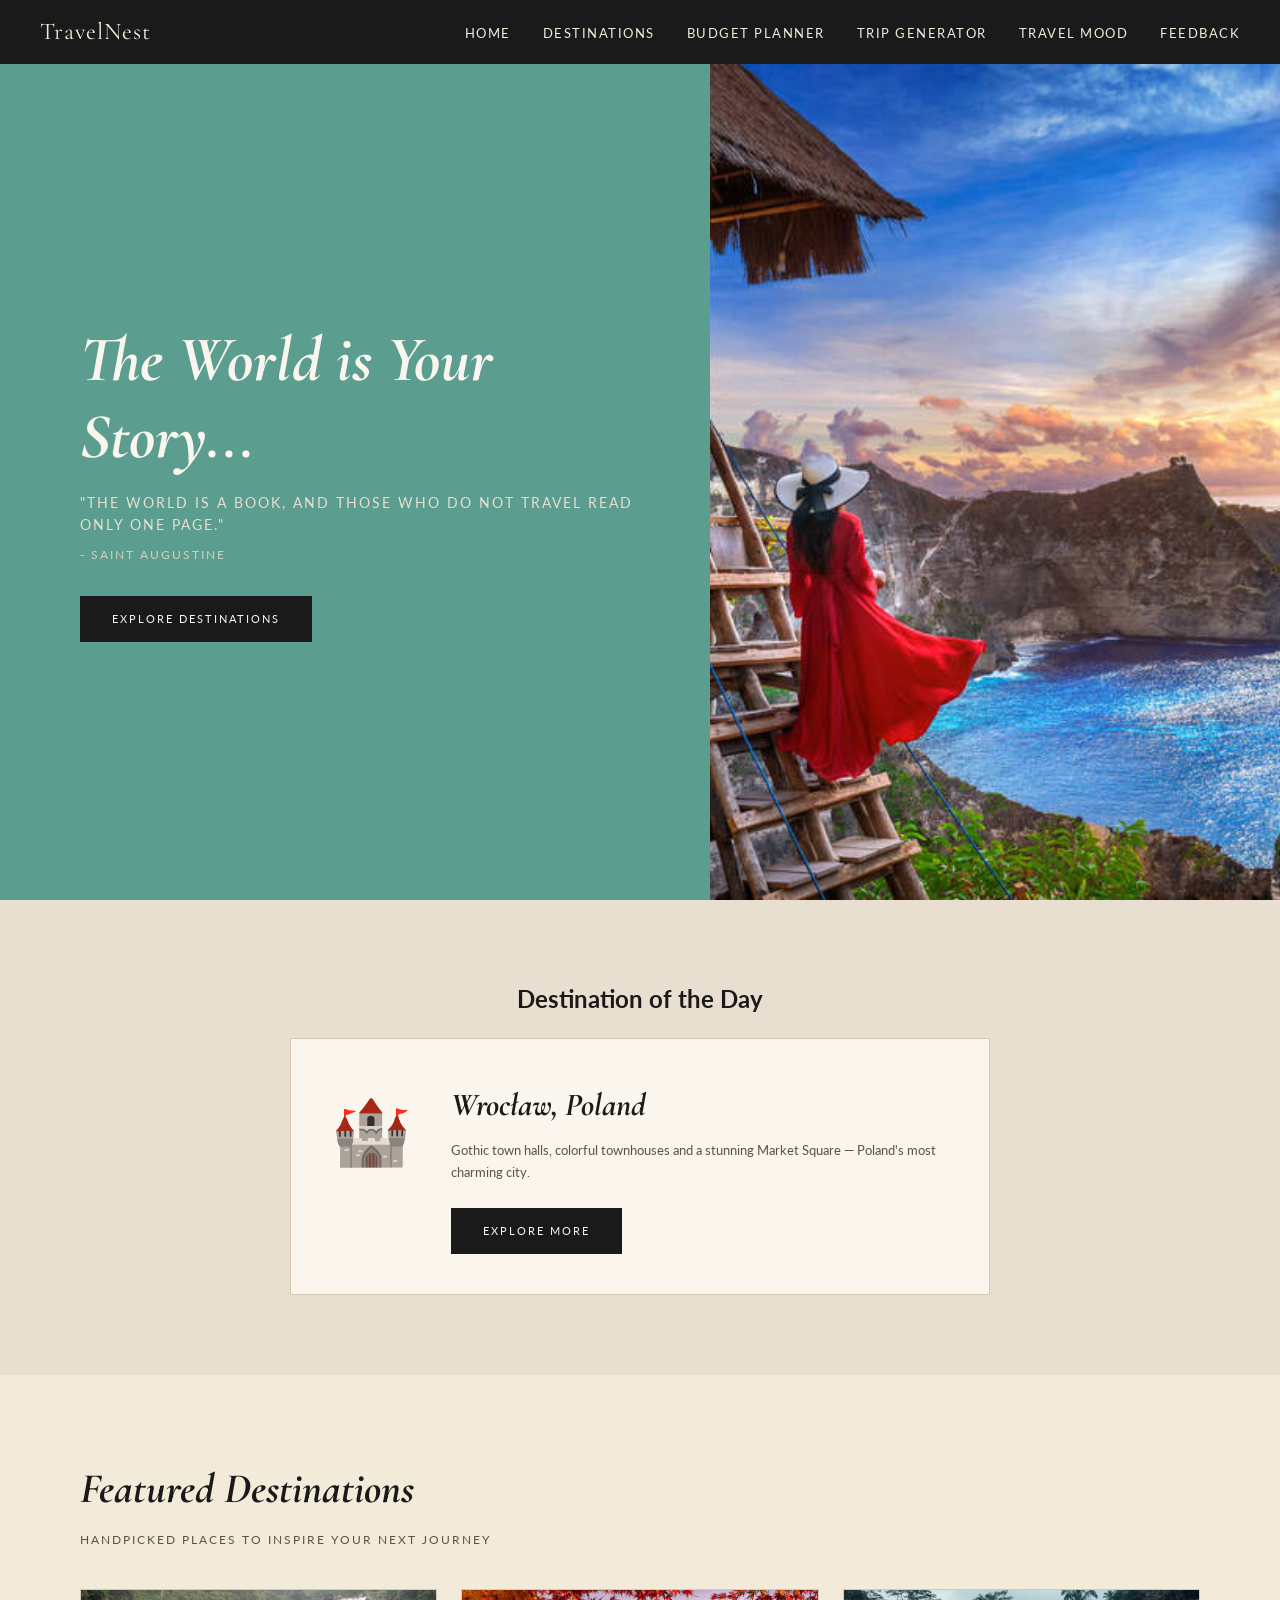
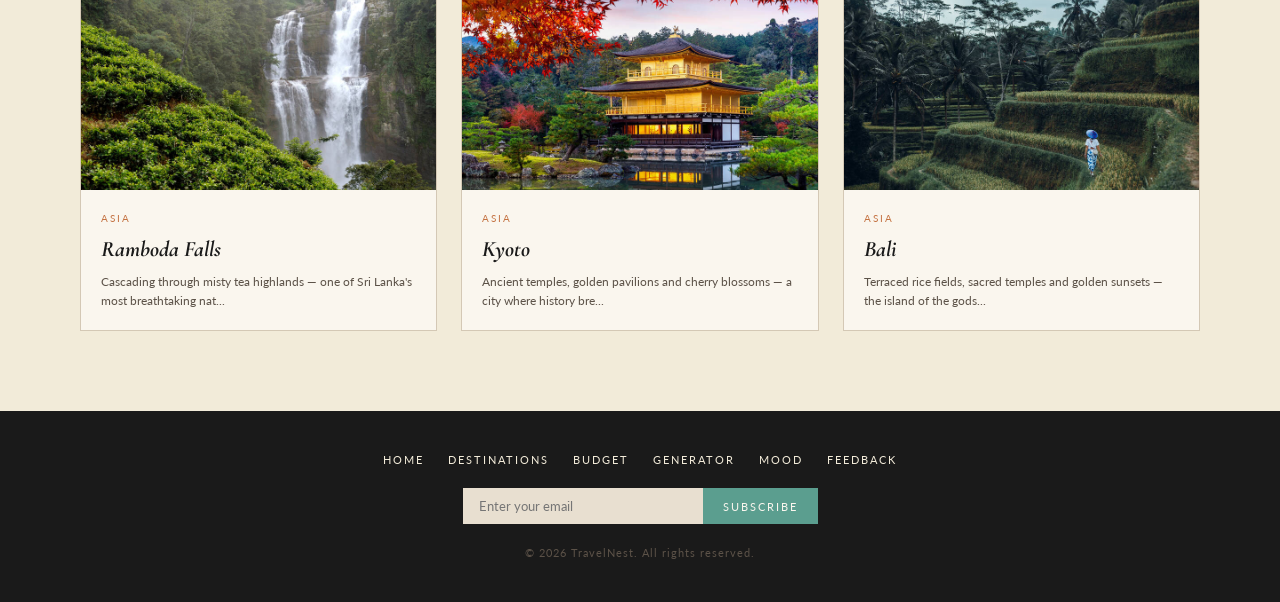
<file: index.html>
<!DOCTYPE html>
<html lang="en">

    <head>
        <meta charset="UTF-8">
        <meta name="viewport" content="width=device-width, initial-scale=1.0">
        <meta name="description" content="TravelNest - Explore destination, plan trips and manage travel inspirations">
        <title>TravelNest | Home</title>
        <link rel="stylesheet" href="css/style.css">
        <link rel="manifest" href="manifest.json">
        <link rel="icon" type="image/x-icon" href="favicon.ico">
        <script defer src="js/data.js"></script>
        <script defer src="js/main.js"></script>
    </head>
    
    
    <body>
        <!--Navigation-->
        <nav class="navbar">
            <div class="logo">TravelNest</div>
            <ul class="nav-links">
                <li><a href="index.html">Home</a></li>
                <li><a href="destinations.html">Destinations</a></li>
                <li><a href="budget.html">Budget Planner</a></li>
                <li><a href="generator.html">Trip Generator</a></li>
                <li><a href="mood.html">Travel Mood</a></li>
                <li><a href="feedback.html">Feedback</a></li>
            </ul>

            <div class="hamburger">
                <span></span>
                <span></span>
                <span></span>
            </div>
        </nav>

        <!--Hero Section-->
        <section class="hero">
            <div class="hero-text">
                <h1>The World is Your Story...</h1>
                <p id="quote">Loading...</p>
                <a href="destinations.html" class="btn">Explore Destinations</a>
            </div>
            <div class="hero-image">
                <img src="images/hero.jpg" alt="Travel destination">
            </div>
        </section>
        
        <!--Destination of the day-->
        <section class="dotd">
            <h2>Destination of the Day</h2>
            <div id="dotd-card"></div>
        </section>

        <!--Featured destinations-->
        <section class="cards-section">
            <h2 class="section-title">Featured Destinations</h2>
            <p class="section-subtitle">Handpicked places to inspire your next journey</p>
            <div class="cards-grid" id="featured-grid"></div>
        </section>

        <!--Footer-->
        <footer>
            <nav class="footer-links">
                <a href="index.html">Home</a>
                <a href="destinations.html">Destinations</a>
                <a href="budget.html">Budget</a>
                <a href="generator.html">Generator</a>
                <a href="mood.html">Mood</a>
                <a href="feedback.html">Feedback</a>
            </nav>
            <div class="newsletter">
                <input type="email" id="newsletter-input" placeholder="Enter your email">
                <button id="newsletter-btn">Subscribe</button>
            </div>
            <p>&copy; 2026 TravelNest. All rights reserved.</p>
        </footer>
    
    </body>
    




</html>
</file>
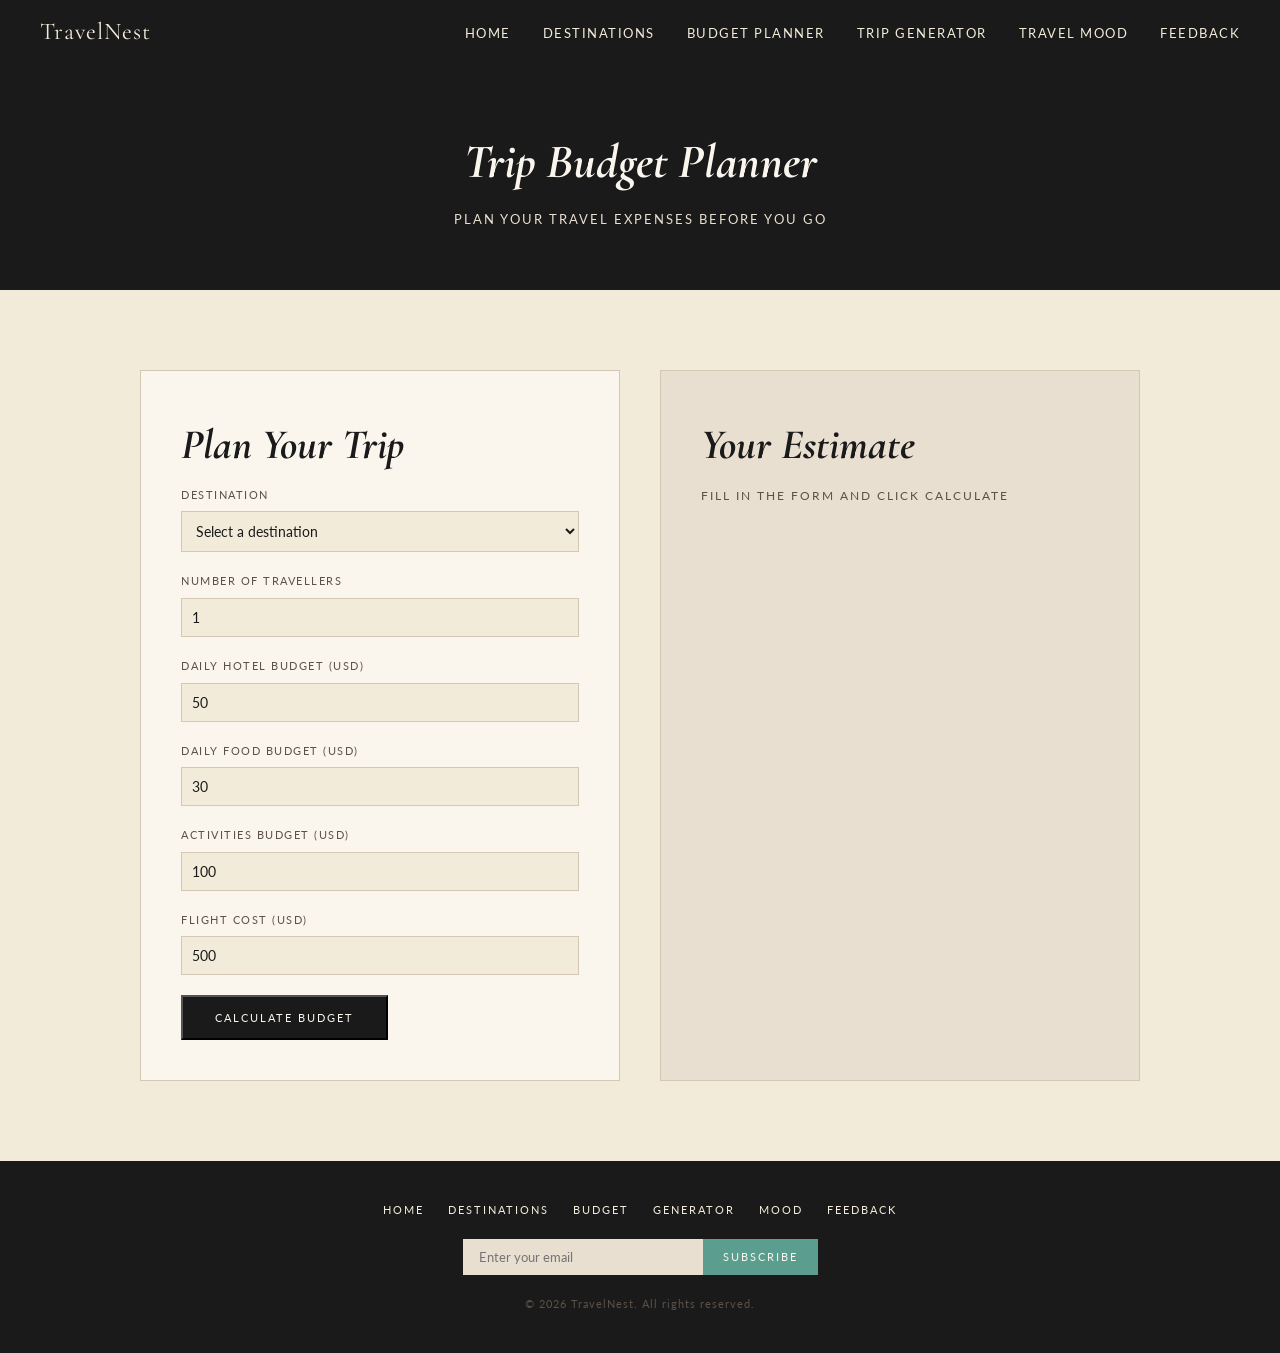
<file: budget.html>
<!DOCTYPE html>
<html lang="en">

    <head>
        <meta charset="UTF-8">
        <meta name="viewport" content="width=device-width, initial-scale=1.0">
        <title>TravelNest | Budget Planner</title>
        <link rel="stylesheet" href="css/style.css">
        <link rel="manifest" href="manifest.json">
        <link rel="icon" type="image/x-icon" href="favicon.ico">
        <script defer src="js/data.js"></script>
        <script defer src="js/budget.js"></script>
    </head> 
    
    
    <body>
        <nav class="navbar">
            <div class="logo">TravelNest</div>
            
            <ul class="nav-links">
                <li><a href="index.html">Home</a></li>
                <li><a href="destinations.html">Destinations</a></li>
                <li><a href="budget.html">Budget Planner</a></li>
                <li><a href="generator.html">Trip Generator</a></li>
                <li><a href="mood.html">Travel Mood</a></li>
                <li><a href="feedback.html">Feedback</a></li>
            </ul>

            <div class="hamburger">
                <span></span>
                <span></span>
                <span></span>
            </div>

        </nav>

        <section class="page-header">
            <h1>Trip Budget Planner</h1>
            <p>Plan your travel expenses before you go</p>
        </section>

        <section class="budget-section">
            
            <div class="budget-container">
                
                <div class="budget-form">
                    <h2 class="section-title">Plan Your Trip</h2>
                    <div class="form-group">
                        <label>Destination</label>
                        <select id="budget-destination">
                            <option value="">Select a destination</option>
                        </select>
                    </div>

                    <div class="form-group">
                        <label>Number of Travellers</label>
                        <input type="number" id="travellers" min="1" max="20" value="1">
                    </div>

                    <div class="form-group">
                        <label>Daily Hotel Budget (USD)</label>
                        <input type="number" id="hotel" min="0" value="50">
                    </div>

                    <div class="form-group">
                        <label>Daily Food Budget (USD)</label>
                        <input type="number" id="food" min="0" value="30">
                    </div>

                    <div class="form-group">
                        <label>Activities Budget (USD)</label>
                        <input type="number" id="activities" min="0" value="100">
                    </div>

                    <div class="form-group">
                        <label>Flight Cost (USD)</label>
                        <input type="number" id="flight" min="0" value="500">
                    </div>

                    <button class="btn" id="calculate-btn">Calculate Budget</button>
                </div>

                <div class="budget-results" id="budget-results">
                    <h2 class="section-title">Your Estimate</h2>
                    <p class="section-subtitle">Fill in the form and click calculate</p>
                    <div id="results-content"></div>
                </div>
            
            </div>
        
        </section>

        <footer>
            <nav class="footer-links">
                <a href="index.html">Home</a>
                <a href="destinations.html">Destinations</a>
                <a href="budget.html">Budget</a>
                <a href="generator.html">Generator</a>
                <a href="mood.html">Mood</a>
                <a href="feedback.html">Feedback</a>
            </nav>

            <div class="newsletter">
                <input type="email" id="newsletter-input" placeholder="Enter your email">
                <button id="newsletter-btn">Subscribe</button>
            </div>

            <p>&copy; 2026 TravelNest. All rights reserved.</p>
        </footer>

    
    </body>


</html>
</file>
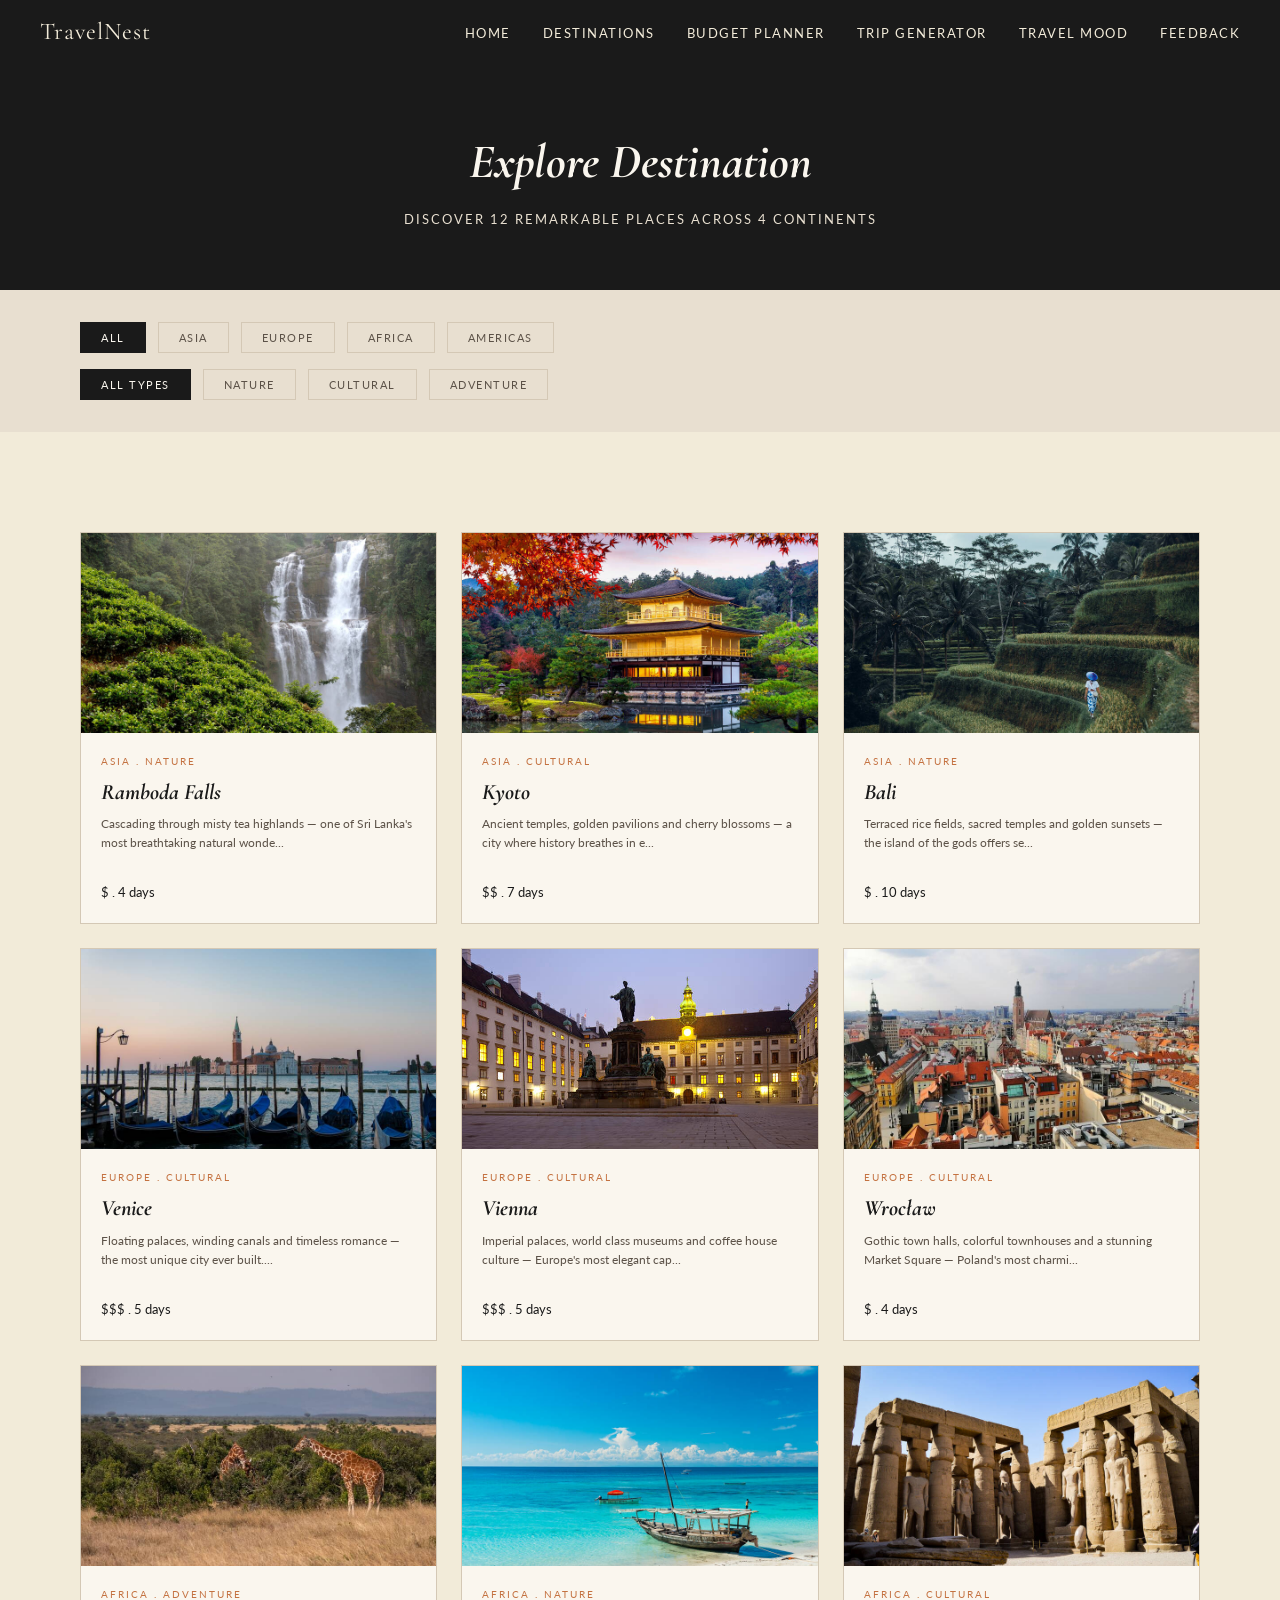
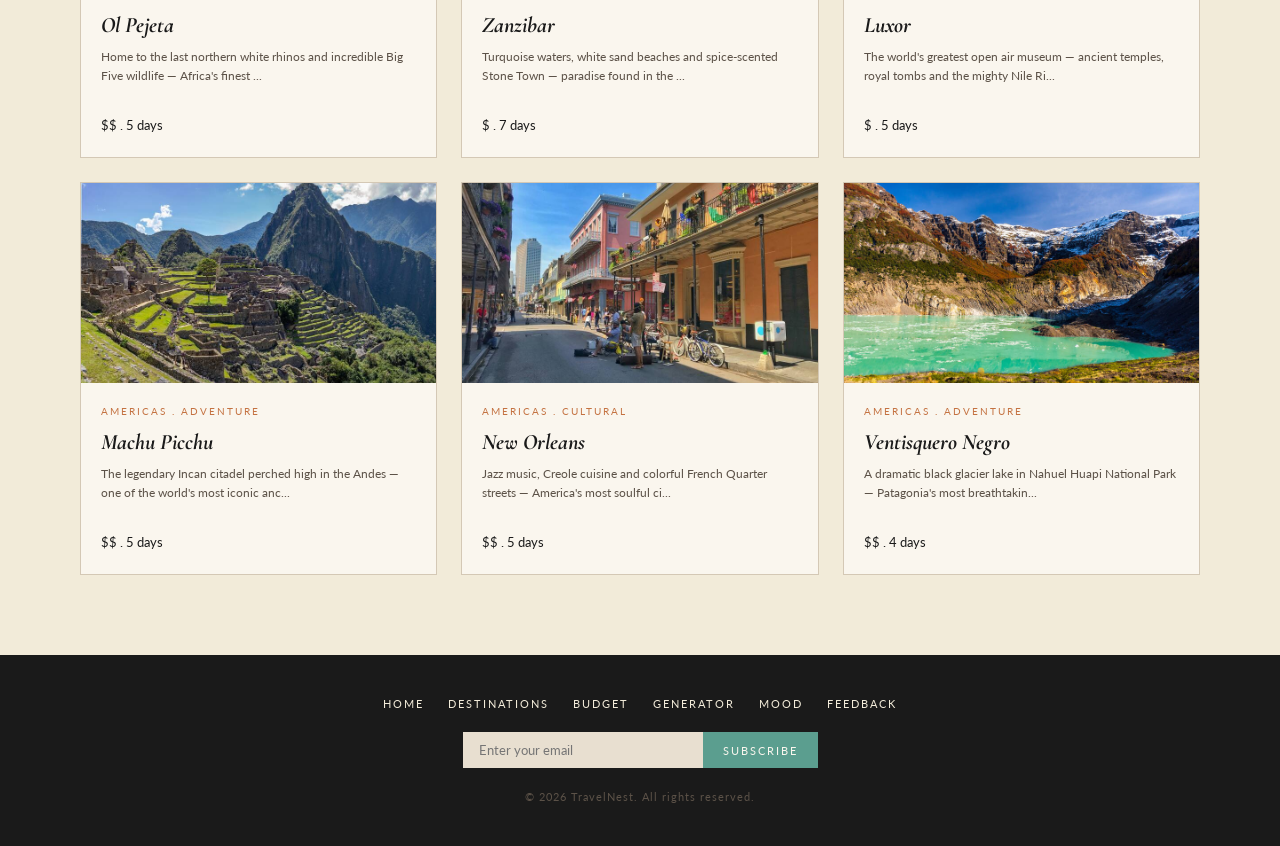
<file: destinations.html>
<!DOCTYPE html>
<html lang="en">
    <head>
        <meta charset="UTF-8">
        <meta name="viewport" content="width=device-width, initial-scale=1.0">
        <title>TravelNest | Destinations</title>
        <link rel="stylesheet" href="css/style.css">
        <link rel="manifest" href="manifest.json">
        <link rel="icon" type="image/x-icon" href="favicon.ico">
        <script defer src="js/data.js"></script>
        <script defer src="js/destinations.js"></script>
    </head>
    
    
    <body>
        <nav class="navbar">
            <div class="logo">TravelNest</div>
            <ul class="nav-links">
                <li><a href="index.html">Home</a></li>
                <li><a href="destinations.html">Destinations</a></li>
                <li><a href="budget.html">Budget Planner</a></li>
                <li><a href="generator.html">Trip Generator</a></li>
                <li><a href="mood.html">Travel Mood</a></li>
                <li><a href="feedback.html">Feedback</a></li>
            </ul>

            <div class="hamburger">
                <span></span>
                <span></span>
                <span></span>
            </div>

        </nav>

        <section class="page-header">
            <h1>Explore Destination</h1>
            <p>Discover 12 remarkable places across 4 continents</p>
        </section>

        <section class="filters">
            <div class="filter-group">
                <button class="filter-btn active" data-filter="region" data-value="all">All</button>
                <button class="filter-btn" data-filter="region" data-value="asia">Asia</button>
                <button class="filter-btn" data-filter="region" data-value="europe">Europe</button>
                <button class="filter-btn" data-filter="region" data-value="africa">Africa</button>
                <button class="filter-btn" data-filter="region" data-value="americas">Americas</button>
            </div>

            <div class="filter-group">
                <button class="filter-btn active" data-filter="type" data-value="all">All Types</button>
                <button class="filter-btn" data-filter="type" data-value="nature">Nature</button>
                <button class="filter-btn" data-filter="type" data-value="cultural">Cultural</button>
                <button class="filter-btn" data-filter="type" data-value="adventure">Adventure</button>
            </div>
        </section>

        <section class="cards-section">
            <div class="cards-grid" id="destinations-grid"></div>
        </section>

        <footer>
            <nav class="footer-links">
                <a href="index.html">Home</a>
                <a href="destinations.html">Destinations</a>
                <a href="budget.html">Budget</a>
                <a href="generator.html">Generator</a>
                <a href="mood.html">Mood</a>
                <a href="feedback.html">Feedback</a>
            </nav>
            <div class="newsletter">
                <input type="email" id="newsletter-input" placeholder="Enter your email">
                <button id="newsletter-btn">Subscribe</button>
            </div>
            <p>&copy; 2026 TravelNest. All rights reserved.</p>
        </footer>
    
    </body>



</html>
</file>
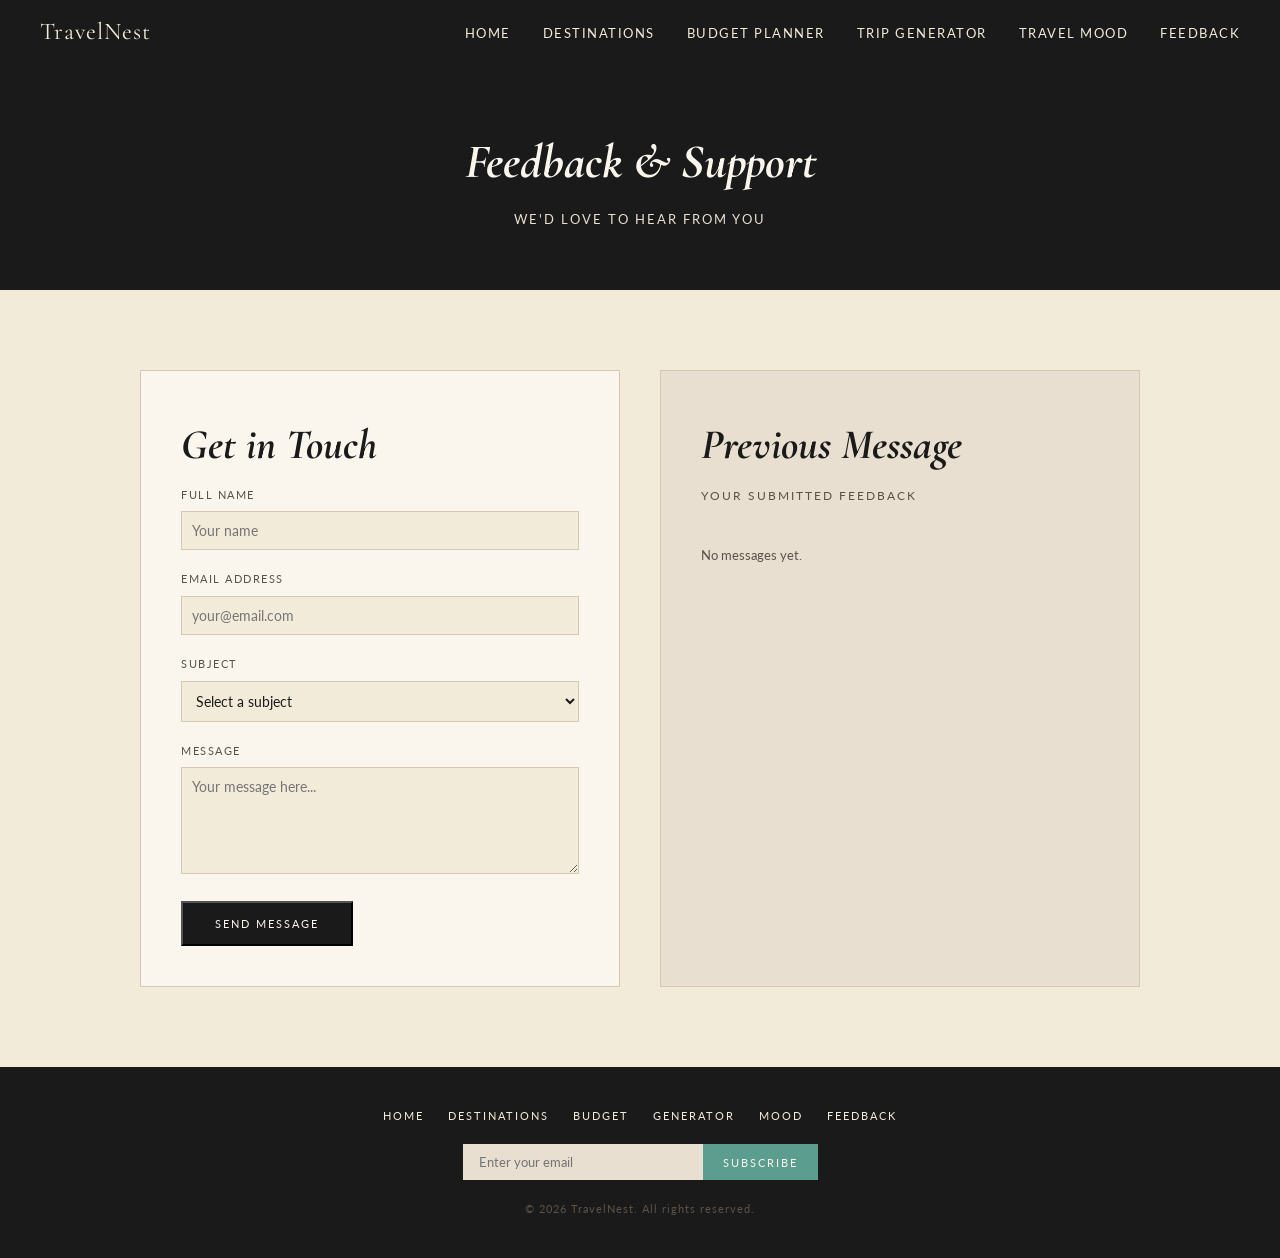
<file: feedback.html>
<!DOCTYPE html>
<html lang="en">

    <head>
        <meta charset="UTF-8">
        <meta name="viewport" content="width=device-width, initial-scale=1.0">
        <title>TravelNest | Feedback</title>
        <link rel="stylesheet" href="css/style.css">
        <link rel="manifest" href="manifest.json">
        <link rel="icon" type="image/x-icon" href="favicon.ico">
        <script defer src="js/feedback.js"></script>
    </head>

    
    <body>
        <nav class="navbar">
            <div class="logo">TravelNest</div>
            <ul class="nav-links">
                <li><a href="index.html">Home</a></li>
                <li><a href="destinations.html">Destinations</a></li>
                <li><a href="budget.html">Budget Planner</a></li>
                <li><a href="generator.html">Trip Generator</a></li>   
                <li><a href="mood.html">Travel Mood</a></li>
                <li><a href="feedback.html">Feedback</a></li>
            </ul>
            <div class="hamburger">
                <span></span>
                <span></span>
                <span></span>
            </div>
        </nav>

        <section class="page-header">
            <h1>Feedback & Support</h1>
            <p>We'd love to hear from you</p>
        </section>

        <section class="feedback-section">
            <div class="feedback-container">
                <div class="feedback-form">
                    <h2 class="section-title">Get in Touch</h2>

                    <div class="form-group">
                        <label>Full Name</label>
                        <input type="text" id="feedback-name" placeholder="Your name">
                    </div>

                    <div class="form-group">
                        <label>Email Address</label>
                        <input type="email" id="feedback-email" placeholder="your@email.com">
                    </div>

                    <div class="form-group">
                        <label>Subject</label>
                        <select id="feedback-subject">
                            <option value="">Select a subject</option>
                            <option value="general">General Enquiry</option>
                            <option value="suggestion">Suggestion</option>
                            <option value="bug">Report a Bug</option>
                            <option value="other">Other</option>
                        </select>
                    </div>
                    
                    <div class="form-group">
                        <label>Message</label>
                        <textarea id="feedback-message" rows="5" placeholder="Your message here..."></textarea>
                    </div>

                    <button class="btn" id="feedback-btn">Send Message</button>
                </div>
                
                <div class="feedback-info">
                    <h2 class="section-title">Previous Message</h2>
                    <p class="section-subtitle">Your submitted feedback</p>
                    <div id="feedback-list"></div>
                </div>
            </div>

        </section>

        <footer>
            <nav class="footer-links">
                <a href="index.html">Home</a>
                <a href="destinations.html">Destinations</a>
                <a href="budget.html">Budget</a>
                <a href="generator.html">Generator</a>
                <a href="mood.html">Mood</a>
                <a href="feedback.html">Feedback</a>
            </nav>

            <div class="newsletter">
                <input type="email" id="newsletter-input" placeholder="Enter your email">
                <button id="newsletter-btn">Subscribe</button>
            </div>
            <p>&copy; 2026 TravelNest. All rights reserved.</p>
        </footer>
    </body>
    
    
</html>
</file>
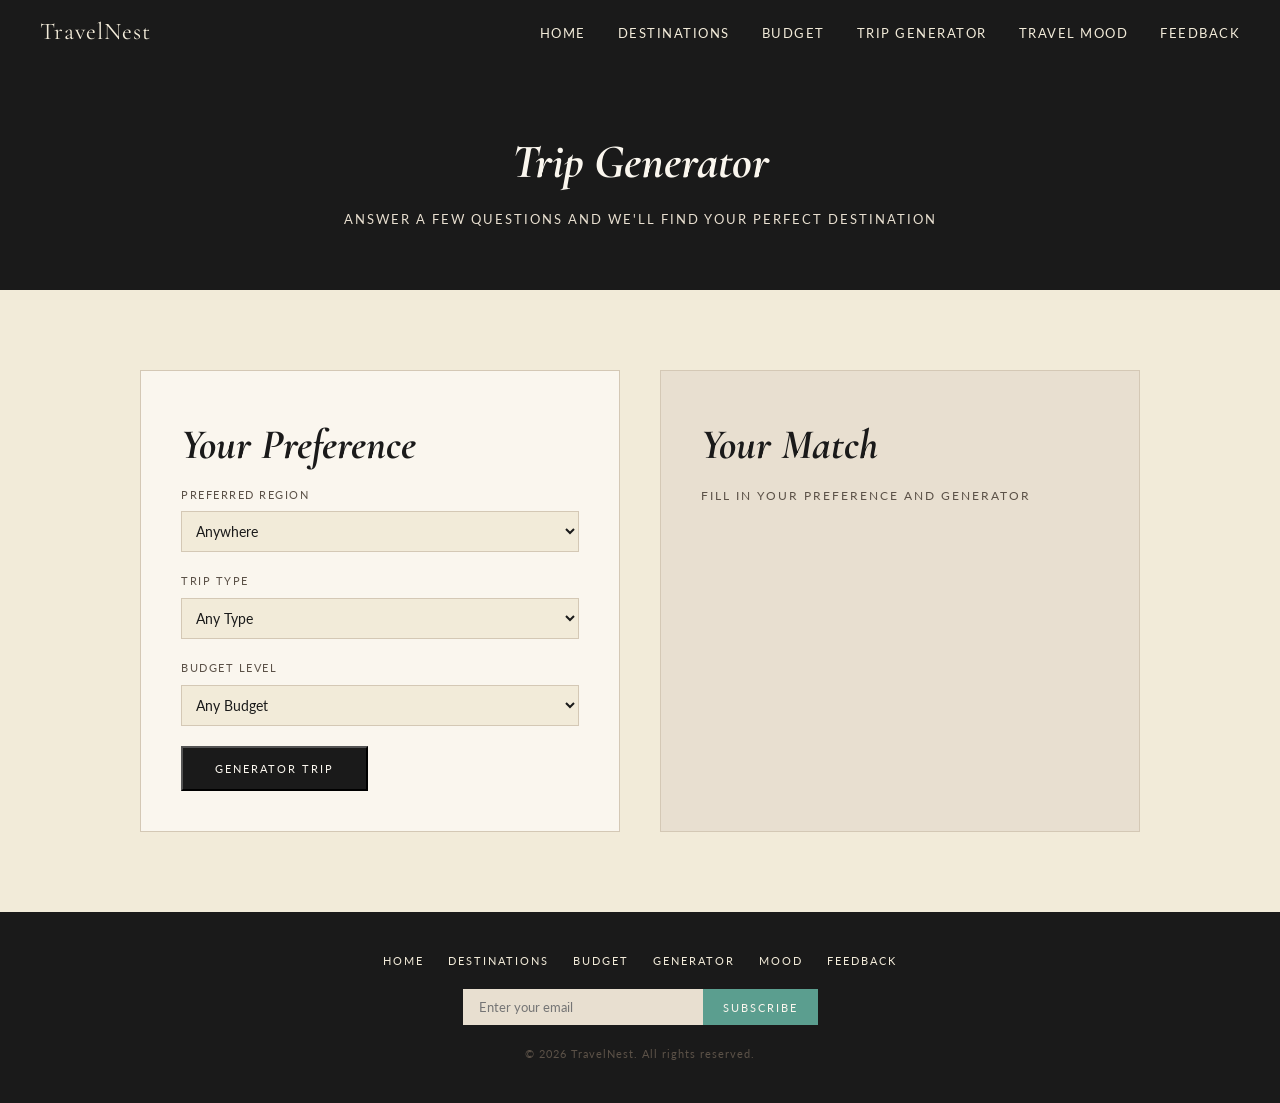
<file: generator.html>
<!DOCTYPE html>
<html lang="en">

    <head>
        <meta charset="UTF-8">
        <meta name="viewport" content="width=device-width, initial-scale=1.0">
        <title>TravelNest | Trip Generator</title>
        <link rel="stylesheet" href="css/style.css">
        <link rel="manifest" href="manifest.json">
        <link rel="icon" type="image/x-icon" href="favicon.ico">
        <script defer src="js/data.js"></script>
        <script defer src="js/generator.js"></script>
    </head>

    <body>
        <nav class="navbar">
            <div class="logo">TravelNest</div>
            <ul class="nav-links">
                <li><a href="index.html">Home</a></li>
                <li><a href="destinations.html">Destinations</a></li>
                <li><a href="budget.html">Budget</a></li>
                <li><a href="generator.html">Trip Generator</a></li>
                <li><a href="mood.html">Travel Mood</a></li>
                <li><a href="feedback.html">Feedback</a></li>
            </ul>
            <div class="hamburger">
                <span></span>
                <span></span>
                <span></span>
            </div>
        </nav>

        <section class="page-header">
            <h1>Trip Generator</h1>
            <p>Answer a few questions and we'll find your perfect destination</p>
        </section>

        <section class="budget-section">
            <div class="budget-container">
                <div class="budget-form">
                    <h2 class="section-title">Your Preference</h2>
                    <div class="form-group">
                        <label>Preferred Region</label>
                        <select id="gen-region">
                            <option value="all">Anywhere</option>
                            <option value="asia">Asia</option>
                            <option value="europe">Europe</option>
                            <option value="africa">Africa</option>
                            <option value="americas">Americas</option>
                        </select>
                    </div>
                    <div class="form-group">
                        <label>Trip Type</label>
                        <select id="gen-type">
                            <option value="all">Any Type</option>
                            <option value="nature">Nature</option>
                            <option value="cultural">Cultural</option>
                            <option value="adventure">Adventure</option>
                        </select>
                    </div>
                    <div class="form-group">
                        <label>Budget Level</label>
                        <select id="gen-budget">
                            <option value="all">Any Budget</option>
                            <option value="low">Budget ($)</option>
                            <option value="moderate">Mid-range ($$)</option>
                            <option value="high">Luxury ($$$)</option>
                        </select>
                    </div>
                    <button class="btn" id="generate-btn">Generator Trip</button>
                </div>
                <div class="budget-results" id="gen-result">
                    <h2 class="section-title">Your Match</h2>
                    <p class="section-subtitle">Fill in your Preference and generator</p>
                    <div id="gen-card"></div>
                </div>
            </div>
        </section>

        <footer>
            <nav class="footer-links">
                <a href="index.html">Home</a>
                <a href="destinations.html">Destinations</a>
                <a href="budget.html">Budget</a>
                <a href="generator.html">Generator</a>
                <a href="mood.html">Mood</a>
                <a href="feedback.html">Feedback</a>
            </nav>
            <div class="newsletter">
                <input type="email" id="newsletter-input" placeholder="Enter your email">
                <button id="newsletter-btn">Subscribe</button>
            </div>
            <p>&copy; 2026 TravelNest. All rights reserved.</p>
        </footer>

    </body>



</html>
</file>
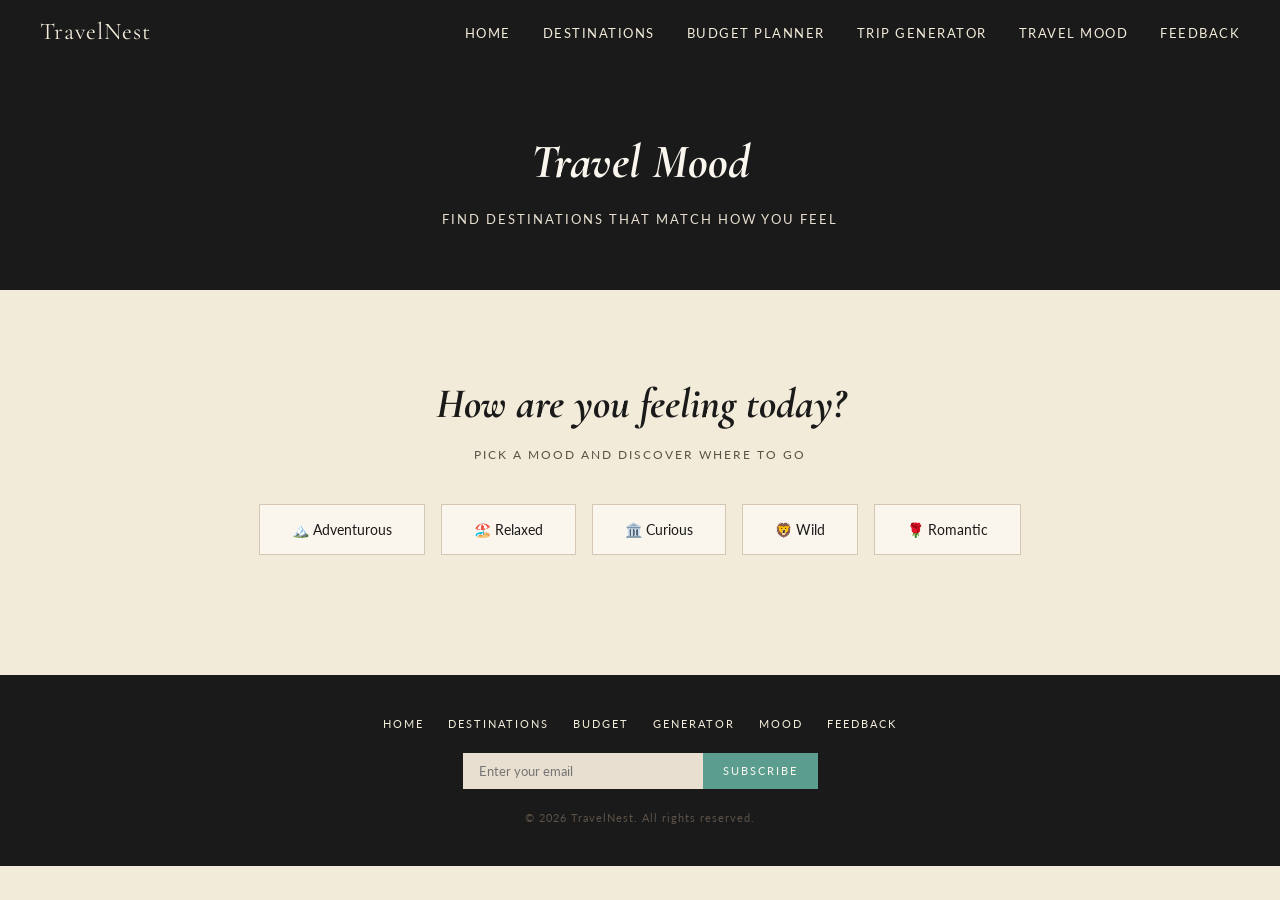
<file: mood.html>
<!DOCTYPE html>
<html lang="en">

    <head>
        <meta charset="UTF-8">
        <meta name="viewport" content="width=device-width, initial-scale=1.0">
        <title>TravelNest | Travel Mood</title>
        <link rel="stylesheet" href="css/style.css">
        <link rel="manifest" href="manifest.json">
        <link rel="icon" type="image/x-icon" href="favicon.ico">
        <script defer src="js/data.js"></script>
        <script defer src="js/mood.js"></script>
    </head>

    <body>
        <nav class="navbar">
            <div class="logo">TravelNest</div>
            <ul class="nav-links">
                <li><a href="index.html">Home</a></li>
                <li><a href="destinations.html">Destinations</a></li>
                <li><a href="budget.html">Budget Planner</a></li>
                <li><a href="generator.html">Trip Generator</a></li>
                <li><a href="mood.html">Travel Mood</a></li>
                <li><a href="feedback.html">Feedback</a></li>
            </ul>
            <div class="hamburger">
                <span></span>
                <span></span>
                <span></span>
            </div>
        </nav>

        <section class="page-header">
            <h1>Travel Mood</h1>
            <p>Find destinations that match how you feel</p>
        </section>

        <section class="mood-section">
            <h2 class="section-title">How are you feeling today?</h2>
            <p class="section-subtitle">Pick a mood and discover where to go</p>
            <div class="mood-grid">
                <button class="mood-btn" data-mood="adventurous">🏔️ Adventurous</button>
                <button class="mood-btn" data-mood="relaxed">🏖️ Relaxed</button>
                <button class="mood-btn" data-mood="curious">🏛️ Curious</button>
                <button class="mood-btn" data-mood="wild">🦁 Wild</button>
                <button class="mood-btn" data-mood="romantic">🌹 Romantic</button>
            </div>
            <div id="mood-results"></div>
        </section>

        <footer>
            <nav class="footer-links">
                <a href="index.html">Home</a>
                <a href="destinations.html">Destinations</a>
                <a href="budget.html">Budget</a>
                <a href="generator.html">Generator</a>
                <a href="mood.html">Mood</a>
                <a href="feedback.html">Feedback</a>
            </nav>
            <div class="newsletter">
                <input type="email" id="newsletter-input" placeholder="Enter your email">
                <button id="newsletter-btn">Subscribe</button>
            </div>
            <p>&copy; 2026 TravelNest. All rights reserved.</p>
        </footer>

     </body>


</html>
</file>
<file: css/style.css>
@import url('https://fonts.googleapis.com/css2?family=Cormorant+Garamond:ital,wght@0,400;0,600;0,700;1,400&family=Lato:wght@300;400;700&display=swap');

/* CSS Variable */
:root {

    --bg: #f2ebd9;
    --dark: #1a1a1a;
    --teal: #5b9e8f;
    --terracotta: #c47241;
    --cream: #FAF6EE;
    --linen: #E8DFD0;
    --border: #D4C8B5;
    --text: #5C5248;
    --heading-font: 'Cormorant Garamond', serif;
    --body-font: 'Lato', sans-serif;
}

/* Reset */
*{
    margin: 0;
    padding: 0;
    box-sizing: border-box;
}

/* Base */
body {
    font-family: var(--body-font);
    background-color: var(--bg);
    color: var(--dark);
    line-height: 1.6;
}

img {
    max-width: 100%;
    display: block;
}

a {
    text-decoration: none;
    color: inherit;
}

/* Navbar */
.navbar {
    background: var(--dark);
    display: flex;
    align-items: center;
    justify-content: space-between;
    padding: 0 40px;
    height: 64px;
    position: sticky;
    top: 0;
    z-index: 100;
}

.logo {
    font-family: var(--heading-font);
    font-size: 24px;
    color: var(--bg);
    letter-spacing: 1px;
}

.nav-links {
    list-style: none;
    display: flex;
    gap: 32px;
}

.nav-links a {
    color: var(--bg);
    font-size: 13px;
    letter-spacing: 1.5px;
    text-transform: uppercase;
    transition: color 0.2s;
}

.nav-links a:hover {
    color: var(--teal);
}

/* Hamburger */
.hamburger {
    display: none;
    flex-direction: column;
    gap: 5px;
    cursor: pointer;
}

.hamburger span {
    display: block;
    width: 24px;
    height: 2px;
    background: var(--bg);
}

/* Hero */
.hero {
    display: flex;
    align-items: center;
    min-height: calc(100vh - 64px);
}

.hero-text {
    flex: 1;
    padding: 60px 60px 60px 80px;
    background: var(--teal);
    display: flex;
    flex-direction: column;
    justify-content: center;
    align-self: stretch;
    align-items: flex-start;
}

.hero-text h1 {
    font-family: var(--heading-font);
    font-size: clamp(36px, 5vw, 64px);
    color: var(--cream);
    line-height: 1.2;
    margin-bottom: 16px;
    font-style: italic;
}

.hero-text p {
    font-size: 14px;
    color: var(--linen);
    letter-spacing: 2px;
    text-transform: uppercase;
    margin-bottom: 32px;
}

.hero-image {
    flex: 1;
    height: calc(100vh - 64px);
    overflow: hidden;
}

.hero-image img {
    width: 100%;
    height: 100%;
    object-fit: cover;
    object-position: center;
}

/* Button */
.btn {
    display: inline-block;
    background: var(--dark);
    color: var(--cream);
    padding: 14px 32px;
    font-family: var(--body-font);
    font-size: 11px;
    letter-spacing: 2px;
    text-transform: uppercase;
    transition: background 0.2s;
}

/* Mobile */
@media (max-width: 768px) {
    .nav-links {
        display: none;
        flex-direction: column;
        position: absolute;
        top: 64px;
        left: 0;
        width: 100%;
        background: var(--dark);
        padding: 20px 40px;
        gap: 20px;
    }

    .nav-links.open {
        display: flex;
    }

    .hamburger {
        display: flex;
    }

    .hero {
        flex-direction: column;
    }

    .hero-text {
        padding: 40px 24px;
        width: 100%;
    }

    .hero-image {
        width: 100%;
        height: 260px;
    }

}

/* Sections */
.section-title {
    font-family: var(--heading-font);
    font-size: 42px;
    font-style: italic;
    color: var(--dark);
    margin-bottom: 8px;
}

.section-subtitle {
    font-size: 12px;
    letter-spacing: 2px;
    text-transform: uppercase;
    color: var(--text);
    margin-bottom: 40px;

}

/* Destination of the day */
.dotd {
    padding: 80px;
    background: var(--linen);
    text-align: center;
}

#dotd-card {
    display: inline-flex;
    gap: 40px;
    background: var(--cream);
    border: 1px solid var(--border);
    padding: 40px;
    max-width: 700px;
    text-align: left;
    margin-top: 20px;
}

#dotd-card .dotd-emoji {
    font-size: 64px;
}

#dotd-card h3 {
    font-family: var(--heading-font);
    font-size: 32px;
    font-style: italic;
    margin-bottom: 8px;
}

#dotd-card p {
    font-size: 13px;
    color: var(--text);
    line-height: 1.7;
}

/* Cards grid */
.cards-section {
    padding: 80px;
    background: var(--bg);
}

.cards-grid {
    display: grid;
    grid-template-columns: repeat(3, 1fr);
    gap: 24px;
    margin-top: 20px;
}

.card {
    background: var(--cream);
    border: 1px solid var(--border);
    overflow: hidden;
    cursor: pointer;
    transition: transform 0.2s, box-shadow 0.2s;
}

.card:hover {
    transform: translateY(-4px);
    box-shadow: 0 8px 24px rgba(0, 0, 0, 0.1);
}

.card img {
    width: 100%;
    height: 200px;
    object-fit: cover;
}

.card-body {
    padding: 20px;
}

.card-region {
    font-size: 10px;
    letter-spacing: 2px;
    text-transform: uppercase;
    color: var(--terracotta);
    margin-bottom: 6px;
}

.card-body h3 {
    font-family: var(--heading-font);
    font-size: 22px;
    font-style: italic;
    margin-bottom: 4px;
}

.card-body p {
    font-size: 12px;
    color: var(--text);
    line-height: 1.6;
}

/* Footer */
footer {
    background: var(--dark);
    padding: 40px 80px;
    color: var(--bg);
    display: flex;
    flex-direction: column;
    align-items: center;
    gap: 20px;
    text-align: center;
}

.footer-links {
    display: flex;
    gap: 24px;
}

.footer-links a {
    font-size: 11px;
    letter-spacing: 2px;
    text-transform: uppercase;
    color: var(--bg);
    transition: color 0.2s;
}

.footer-links a:hover {
    color: var(--teal);
}

.newsletter {
    display: flex;
    gap: 0;
}

.newsletter input {
    padding: 10px 16px;
    font-family: var(--body-font);
    font-size: 13px;
    border: none;
    background: var(--linen);
    width: 240px;
    outline: none;
}

.newsletter button {
    padding: 10px 20px;
    background: var(--teal);
    color: var(--cream);
    border: none;
    font-family: var(--body-font);
    font-size: 11px;
    letter-spacing: 2px;
    text-transform: uppercase;
    cursor: pointer;
    transition: background 0.2s;
}

.newsletter button:hover {
    background: var(--terracotta);
}

footer p {
    font-size: 11px;
    color: var(--text);
    letter-spacing: 1px;
}

/* Mobile cards */
@media (max-width: 768px) {
    .dotd {
        padding: 40px 24px;
    }

    #dotd-card {
        flex-direction: column;
        gap: 16px;
    }

    .cards-section {
        padding: 40px 24px;
    }

    .cards-grid {
        grid-template-columns: 1fr;
    }

    footer {
        padding: 40px 24px;
    }

    .footer-links {
        flex-wrap: wrap;
        justify-content: center;
    }


}

#quote small {
    display: block;
    font-size: 12px;
    letter-spacing: 2px;
    text-transform: uppercase;
    margin-top: 8px;
    opacity: 0.8;
}

/* Page header */
.page-header {
    background: var(--dark);
    color: var(--cream);
    padding: 60px 80px;
    text-align: center;
}

.page-header h1 {
    font-family: var(--heading-font);
    font-size: 48px;
    font-style: italic;
    margin-bottom: 8px;
}

.page-header p {
    font-size: 13px;
    letter-spacing: 2px;
    text-transform: uppercase;
    color: var(--linen);
}

/* Filters */
.filters {
    padding: 32px 80px;
    background: var(--linen);
    display: flex;
    flex-direction: column;
    gap: 16px;
}

.filter-group {
    display: flex;
    gap: 12px;
    flex-wrap: wrap;
}

.filter-btn {
    padding: 8px 20px;
    border: 1px solid var(--border);
    background: transparent;
    font-family: var(--body-font);
    font-size: 11px;
    letter-spacing: 1.5px;
    text-transform: uppercase;
    cursor: pointer;
    transition: all 0.2s;
    color: var(--text)
}

.filter-btn:hover {
    background: var(--teal);
    color: var(--cream);
    border-color: var(--dark);
}

.filter-btn.active {
    background: var(--dark);
    color: var(--cream);
    border-color: var(--dark);
}

/* Budget */
.budget-section {
    padding: 80px;
    background: var(--bg);
}

.budget-container {
    display: grid;
    grid-template-columns: 1fr 1fr;
    gap: 40px;
    max-width: 1000px;
    margin: 0 auto;
}

.budget-form {
    background: var(--cream);
    border: 1px solid var(--border);
    padding: 40px;
}

.budget-results {
    background: var(--linen);
    border: 1px solid var(--border);
    padding: 40px;
}

.form-group {
    margin-bottom: 20px;
}

.form-group label {
    display: block;
    font-size: 11px;
    letter-spacing: 1.5px;
    text-transform: uppercase;
    color: var(--text);
    margin-bottom: 8px;
}

.form-group input,
.form-group select {
    width: 100%;
    padding: 10px;
    border: 1px solid var(--border);
    background: var(--bg);
    font-family: var(--body-font);
    font-size: 14px;
    color: var(--dark);
    outline: none;
}

.result-item {
    display: flex;
    justify-content: space-between;
    padding: 12px 0;
    border-bottom: 1px solid var(--border);
    font-size: 13px;
}

.result-total {
    display: flex;
    justify-content: space-between;
    padding: 16px 0;
    font-family: var(--heading-font);
    font-size: 24px;
    font-style: italic;
    margin-top: 8px;
}

/* Mood */
.mood-section {
    padding: 80px;
    background: var(--bg);
    text-align: center;
}

.mood-grid {
    display: flex;
    gap: 16px;
    justify-content: center;
    flex-wrap: wrap;
    margin: 40px 0;
}

.mood-btn {
    padding: 16px 32px;
    border: 1px solid var(--border);
    background: var(--cream);
    font-family: var(--body-font);
    font-size: 14px;
    cursor: pointer;
    transition: all 0.2s;
    color: var(--dark);
}

.mood-btn:hover {
    background: var(--teal);
    color: var(--cream);
    border-color: var(--teal);
}

.mood-btn.active {
    background: var(--dark);
    color: var(--cream);
    border-color: var(--dark);
}

#mood-results {
    margin-top: 40px;
}

#mood-results h3 {
    font-family: var(--heading-font);
    font-size: 32px;
    font-style: italic;
    margin-bottom: 24px;
}

.mood-cards {
    display: grid;
    grid-template-columns: repeat(3, 1fr);
    gap: 24px;
    text-align: left;
}

@media (max-width: 768px) {
    .mood-section {
        padding: 40px 24px;
    }
    .mood-cards {
        grid-template-columns: 1fr;
    }

}

/* Feedback */
.feedback-section {
    padding:80px;
    background: var(--bg);
}

.feedback-container {
    display: grid;
    grid-template-columns: 1fr 1fr;
    gap: 40px;
    max-width: 1000px;
    margin: 0 auto;
}

.feedback-form {
    background: var(--cream);
    border: 1px solid var(--border);
    padding: 40px;
}

.feedback-info {
    background: var(--linen);
    border: 1px solid var(--border);
    padding: 40px;
}

.form-group textarea {
    width: 100%;
    padding: 10px;
    border: 1px solid var(--border);
    background: var(--bg);
    font-family: var(--body-font);
    font-size: 14px;
    color: var(--dark);
    outline: none;
    resize: vertical;
}

.feedback-item {
    background: var(--cream);
    border: 1px solid var(--border);
    padding: 16px;
    margin-bottom: 12px;
}

.feedback-item strong {
    font-size: 13px;
    display: block;
    margin: 4px;
}

.feedback-item p {
    font-size: 12px;
    color: var(--text);
}

.feedback-item small {
    font-size: 10px;
    color: var(--text);
    letter-spacing: 1px;
}

@media (max-width: 768px) {
    .feedback-section {
        padding: 40px 20px;
    }
    .feedback-container {
        grid-template-columns: 1fr;
    }
}


/* ── Modal ── */
.modal-overlay {
    display: none;
    position: fixed;
    top: 0;
    left: 0;
    width: 100%;
    height: 100%;
    background: rgba(0, 0, 0, 0.7);
    z-index: 1000;
    justify-content: center;
    align-items: center;
}

.modal-overlay.open {
    display: flex;
}

.modal {
    background: var(--cream);
    max-width: 600px;
    width: 90%;
    padding: 40px;
    position: relative;
    max-height: 80vh;
    overflow-y: auto;
}

.modal-close {
    position: absolute;
    top: 16px;
    right: 20px;
    font-size: 24px;
    cursor: pointer;
    background: none;
    border: none;
    color: var(--dark);
}

.modal-emoji {
    font-size: 48px;
    margin-bottom: 16px;
}

.modal h2 {
    font-family: var(--heading-font);
    font-size: 36px;
    font-style: italic;
    margin-bottom: 8px;
}

.modal-region {
    font-size: 11px;
    letter-spacing: 2px;
    text-transform: uppercase;
    color: var(--terracotta);
    margin-bottom: 16px;
}

.modal p {
    font-size: 13px;
    color: var(--text);
    line-height: 1.8;
    margin-bottom: 16px;
}

.modal-attractions {
    margin-bottom: 16px;
}

.modal-attractions h4 {
    font-size: 11px;
    letter-spacing: 2px;
    text-transform: uppercase;
    margin-bottom: 8px;
}

.modal-attractions ul {
    list-style: none;
    display: flex;
    flex-wrap: wrap;
    gap: 8px;
}

.modal-attractions li {
    background: var(--linen);
    padding: 4px 12px;
    font-size: 12px;
    border: 1px solid var(--border);
}

.modal-meta {
    display: flex;
    gap: 24px;
    font-size: 12px;
    color: var(--text);
}
</file>
